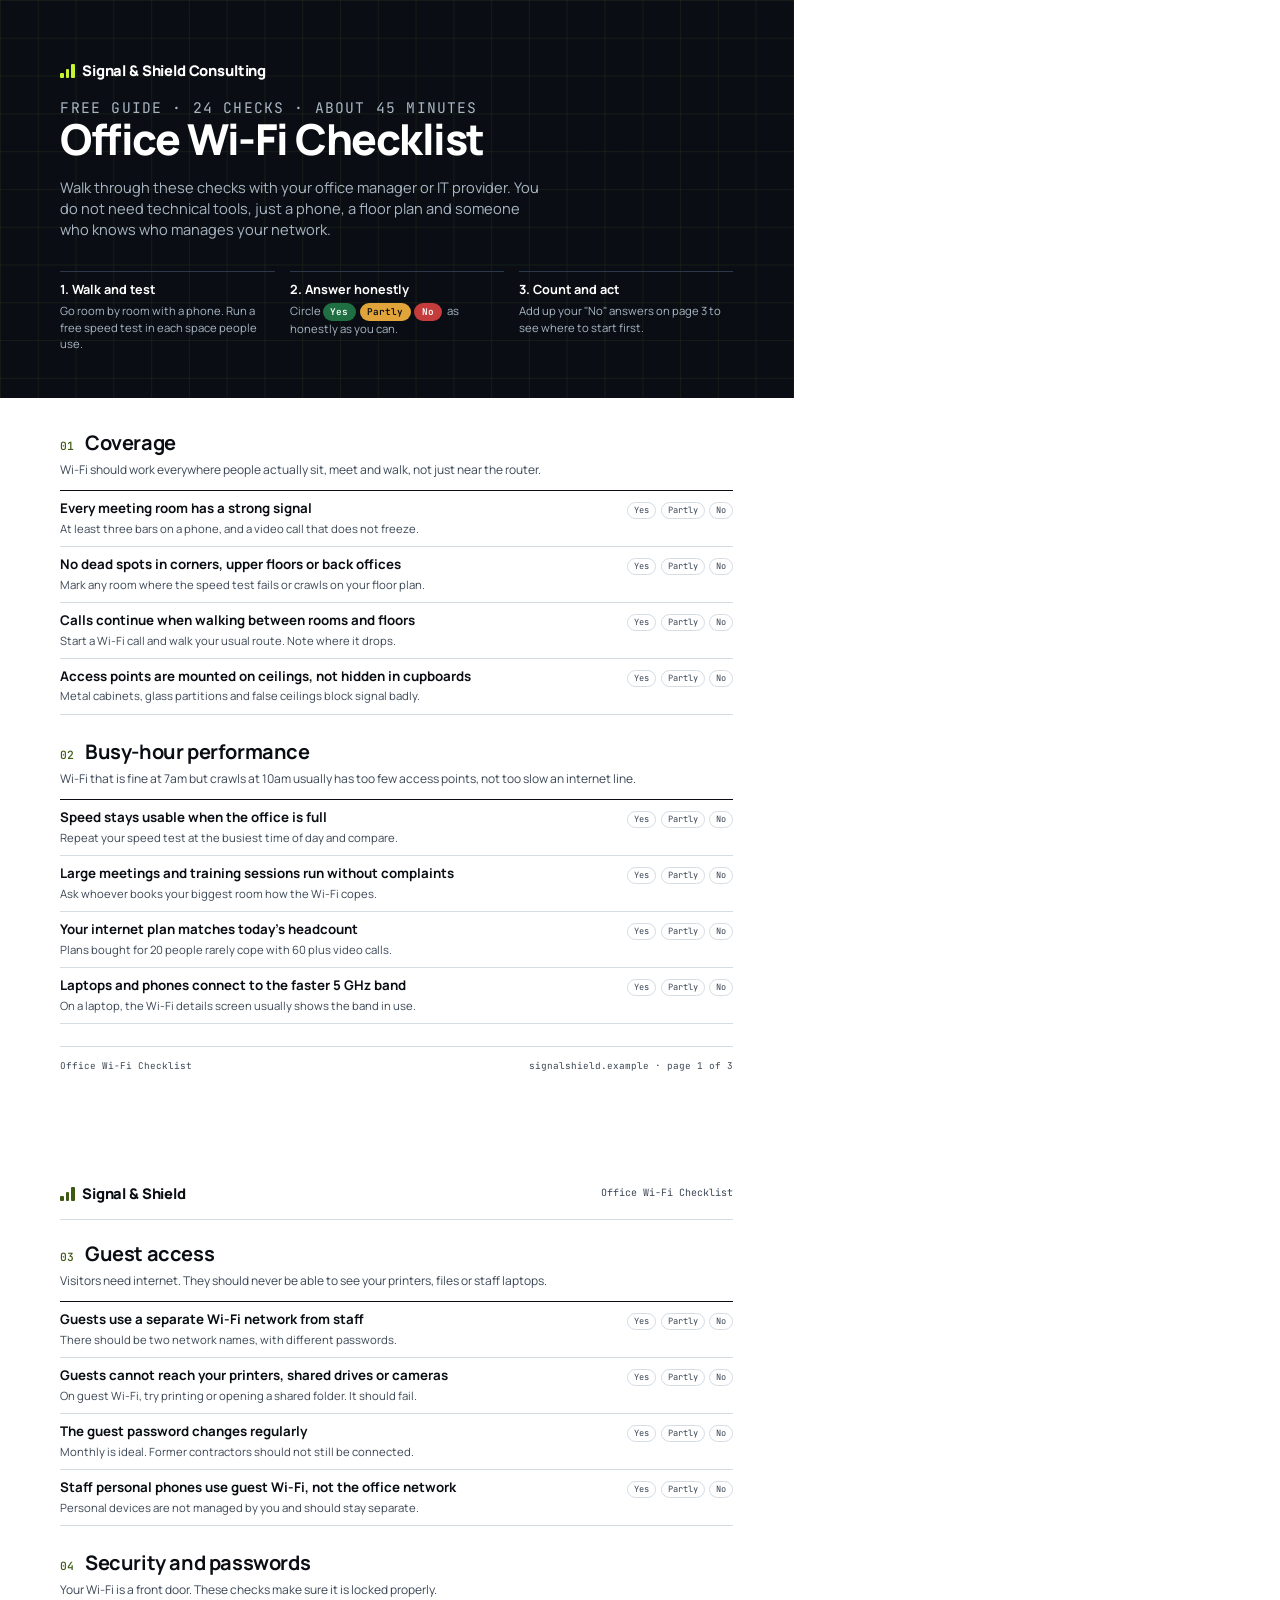
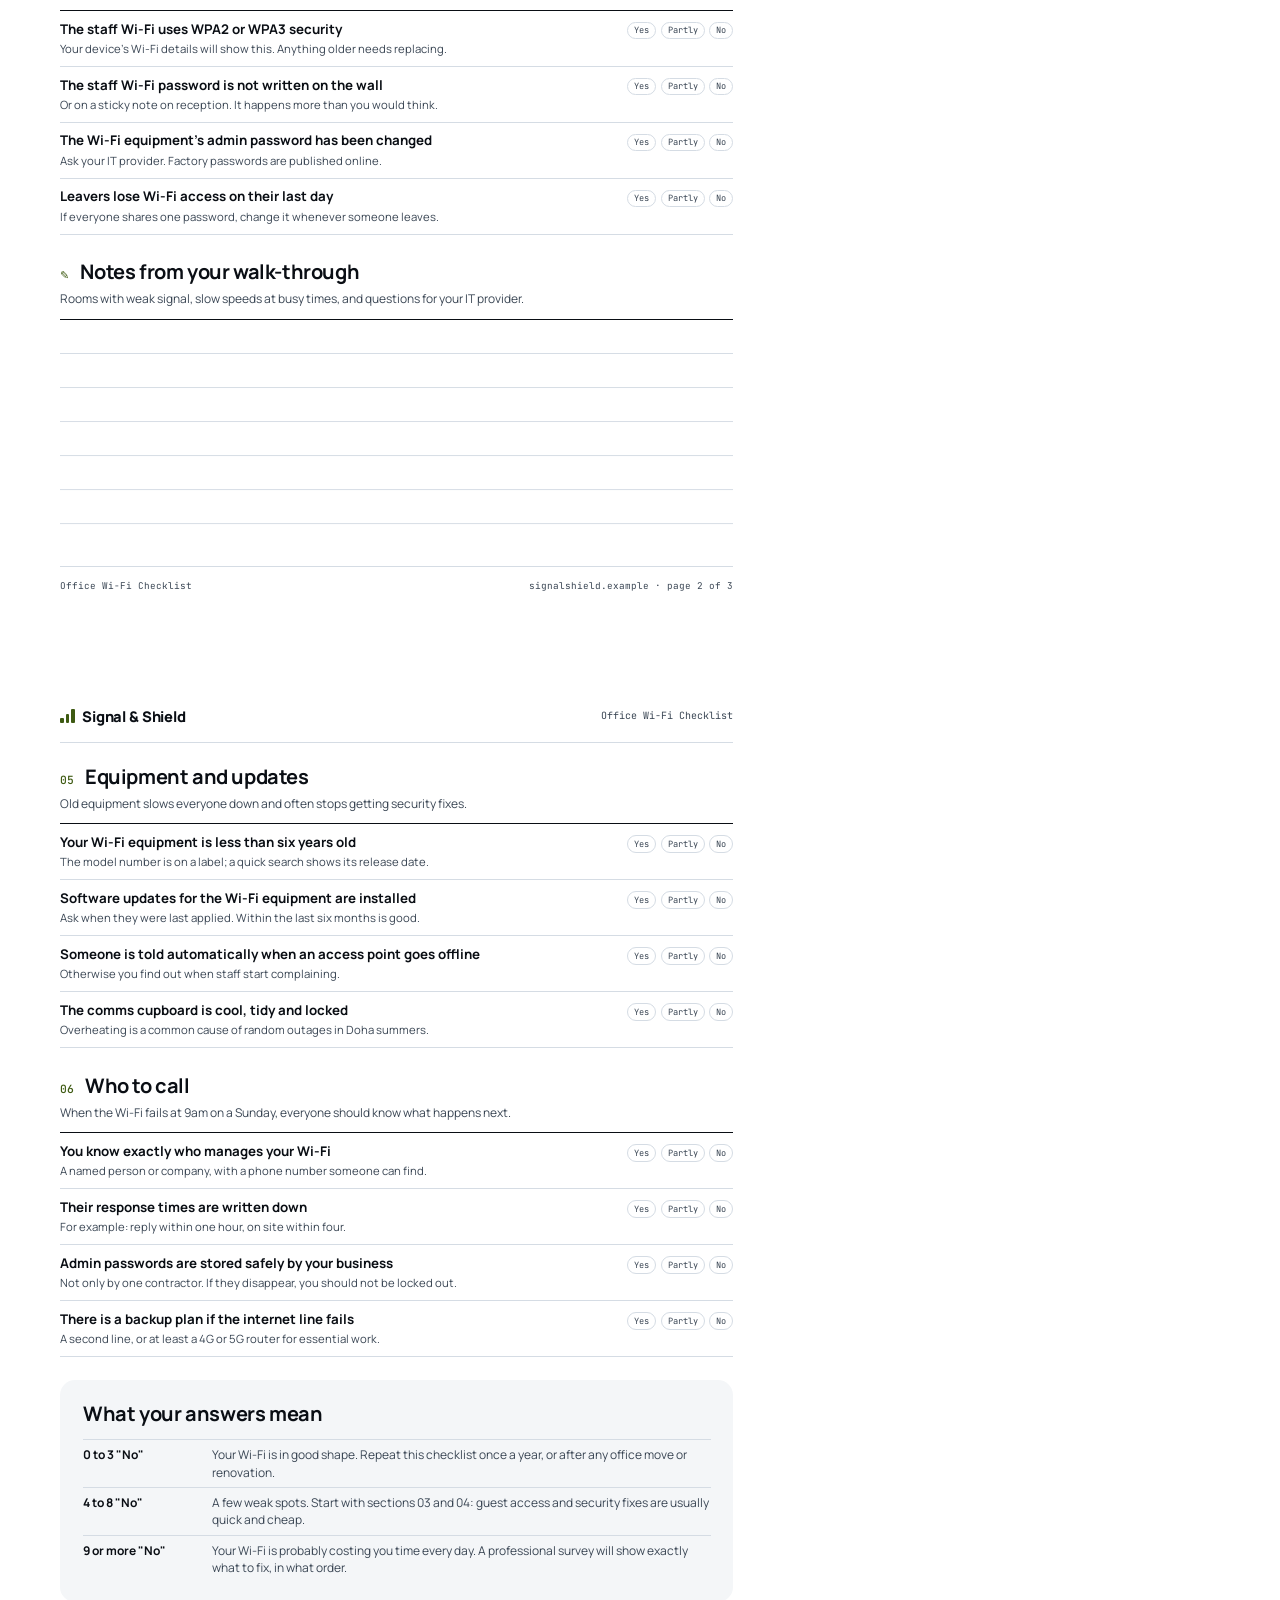
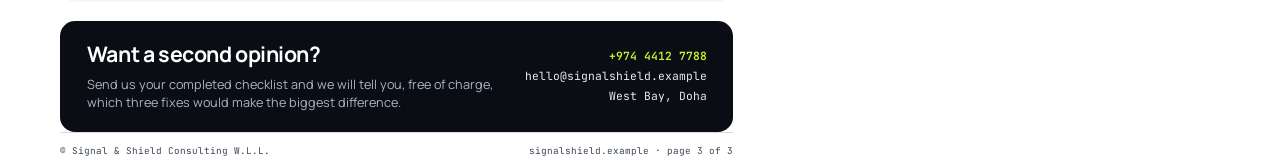
<file: resources/checklist/office-wifi-checklist.html>
<!doctype html>
<html lang="en">
<head>
<meta charset="utf-8">
<title>Office Wi-Fi Checklist · Signal &amp; Shield Consulting</title>
<style>
@font-face { font-family: "Manrope"; src: url("../../wp-content/themes/signal-shield/assets/fonts/manrope-latin-variable.woff2") format("woff2"); font-weight: 200 800; }
@font-face { font-family: "JetBrains Mono"; src: url("../../wp-content/themes/signal-shield/assets/fonts/jetbrains-mono-latin-variable.woff2") format("woff2"); font-weight: 100 800; }

@page { size: A4; margin: 0; }

:root {
	--midnight: #0a0e14;
	--surface: #121a24;
	--steel: #2b3a4a;
	--lime: #c6f432;
	--lime-ink: #3e5a12;
	--slate: #3a4654;
	--line: #d5dce4;
	--cloud: #f4f6f8;
}

* { box-sizing: border-box; }

body {
	margin: 0;
	font-family: "Manrope", Arial, sans-serif;
	font-size: 10pt;
	line-height: 1.45;
	color: var(--slate);
	-webkit-print-color-adjust: exact;
	print-color-adjust: exact;
}

.page {
	width: 210mm;
	height: 297mm;
	padding: 16mm 16mm 14mm;
	position: relative;
	page-break-after: always;
	display: flex;
	flex-direction: column;
}

.page:last-child { page-break-after: auto; }

.mono { font-family: "JetBrains Mono", monospace; }

.brand {
	display: flex;
	align-items: center;
	gap: 7px;
	font-weight: 800;
	font-size: 11pt;
	color: var(--midnight);
	letter-spacing: -0.01em;
}

.bars { display: inline-flex; align-items: flex-end; gap: 2px; height: 14px; }
.bars span { width: 3.5px; background: var(--lime-ink); border-radius: 1px; }
.bars span:nth-child(1) { height: 5px; }
.bars span:nth-child(2) { height: 9px; }
.bars span:nth-child(3) { height: 14px; }

.cover {
	background: var(--midnight);
	color: #e6ebf0;
	margin: -16mm -16mm 8mm;
	padding: 16mm 16mm 12mm;
	background-image:
		linear-gradient(rgba(198, 244, 50, 0.06) 1px, transparent 1px),
		linear-gradient(90deg, rgba(198, 244, 50, 0.06) 1px, transparent 1px);
	background-size: 10mm 10mm;
}

.cover .brand { color: #fff; }
.cover .bars span { background: var(--lime); }

.eyebrow {
	font-family: "JetBrains Mono", monospace;
	font-size: 7.5pt;
	letter-spacing: 0.08em;
	text-transform: uppercase;
	color: var(--lime);
	margin: 12mm 0 3mm;
}

h1 {
	margin: 0;
	font-size: 32pt;
	line-height: 1.02;
	letter-spacing: -0.035em;
	font-weight: 800;
	color: #fff;
}

.cover p {
	margin: 4mm 0 0;
	max-width: 130mm;
	font-size: 11pt;
	color: #a9b6c3;
}

.how {
	display: grid;
	grid-template-columns: repeat(3, 1fr);
	gap: 4mm;
	margin-top: 8mm;
}

.how div {
	border-top: 1px solid var(--steel);
	padding-top: 2.5mm;
	font-size: 8.5pt;
	color: #a9b6c3;
}

.how strong {
	display: block;
	color: #fff;
	font-size: 9.5pt;
	margin-bottom: 1mm;
}

.how .key {
	display: inline-block;
	font-family: "JetBrains Mono", monospace;
	font-size: 7pt;
	padding: 0.5mm 2mm;
	border-radius: 99px;
	margin-right: 1mm;
	font-weight: 600;
}

.k-yes { background: #1f6f43; color: #fff; }
.k-part { background: #e0a43a; color: var(--midnight); }
.k-no { background: #c43c3c; color: #fff; }

.running {
	display: flex;
	justify-content: space-between;
	align-items: center;
	padding-bottom: 4mm;
	margin-bottom: 5mm;
	border-bottom: 1px solid var(--line);
}

.running .mono { font-size: 7.5pt; color: var(--slate); }

section { margin-bottom: 6mm; }

h2 {
	display: flex;
	align-items: baseline;
	gap: 3mm;
	margin: 0 0 1mm;
	font-size: 15pt;
	letter-spacing: -0.02em;
	color: var(--midnight);
}

h2 .num {
	font-family: "JetBrains Mono", monospace;
	font-size: 8.5pt;
	font-weight: 500;
	color: var(--lime-ink);
}

.why {
	margin: 0 0 3mm;
	font-size: 9pt;
}

.checks {
	list-style: none;
	margin: 0;
	padding: 0;
	border-top: 1.5px solid var(--midnight);
}

.checks li {
	display: grid;
	grid-template-columns: 1fr 32mm;
	gap: 3mm;
	align-items: start;
	padding: 2.3mm 0;
	border-bottom: 1px solid var(--line);
}

.box {
	width: 4.5mm;
	height: 4.5mm;
	border: 1.5px solid var(--midnight);
	border-radius: 1mm;
	margin-top: 0.4mm;
}

.checks strong {
	display: block;
	color: var(--midnight);
	font-size: 10pt;
}

.checks span.how-to {
	display: block;
	font-size: 8.5pt;
	margin-top: 0.5mm;
}

.answer {
	display: flex;
	gap: 1.2mm;
	justify-content: flex-end;
	font-family: "JetBrains Mono", monospace;
	font-size: 6.5pt;
	color: var(--slate);
	padding-top: 0.6mm;
}

.answer i {
	font-style: normal;
	border: 1px solid var(--line);
	border-radius: 99px;
	padding: 0.4mm 1.6mm;
}

.foot {
	margin-top: auto;
	display: flex;
	justify-content: space-between;
	font-family: "JetBrains Mono", monospace;
	font-size: 7pt;
	color: var(--slate);
	padding-top: 3mm;
	border-top: 1px solid var(--line);
}

.score {
	background: var(--cloud);
	border-radius: 4mm;
	padding: 5mm 6mm;
	margin-bottom: 5mm;
}

.score h2 { margin-bottom: 3mm; }

.score table {
	width: 100%;
	border-collapse: collapse;
	font-size: 9pt;
}

.score td {
	padding: 1.6mm 0;
	border-top: 1px solid var(--line);
	vertical-align: top;
}

.score td:first-child { width: 34mm; font-weight: 700; color: var(--midnight); }

.cta {
	background: var(--midnight);
	color: #a9b6c3;
	border-radius: 4mm;
	padding: 5mm 7mm;
	display: grid;
	grid-template-columns: 1fr auto;
	gap: 6mm;
	align-items: center;
}

.cta h3 {
	margin: 0 0 1.5mm;
	font-size: 16pt;
	letter-spacing: -0.02em;
	color: #fff;
}

.cta p { margin: 0; font-size: 9.5pt; }

.notes {
	flex: 1;
	display: flex;
	flex-direction: column;
	margin-bottom: 4mm;
}

.notes h2 { margin-bottom: 1mm; }

.notes .lines {
	flex: 1;
	background-image: linear-gradient(transparent calc(9mm - 1px), var(--line) calc(9mm - 1px));
	background-size: 100% 9mm;
	border-top: 1.5px solid var(--midnight);
}

.cta .contact {
	font-family: "JetBrains Mono", monospace;
	font-size: 8.5pt;
	color: #e6ebf0;
	line-height: 1.8;
	text-align: right;
}

.cta .contact b { color: var(--lime); font-weight: 600; }
</style>
</head>
<body>

<!-- Page 1 -->
<div class="page">
	<div class="cover">
		<div class="brand"><span class="bars"><span></span><span></span><span></span></span> Signal &amp; Shield Consulting</div>
		<p class="eyebrow">Free guide · 24 checks · about 45 minutes</p>
		<h1>Office Wi-Fi Checklist</h1>
		<p>Walk through these checks with your office manager or IT provider. You do not need technical tools, just a phone, a floor plan and someone who knows who manages your network.</p>
		<div class="how">
			<div><strong>1. Walk and test</strong>Go room by room with a phone. Run a free speed test in each space people use.</div>
			<div><strong>2. Answer honestly</strong>Circle <span class="key k-yes">Yes</span><span class="key k-part">Partly</span><span class="key k-no">No</span> as honestly as you can.</div>
			<div><strong>3. Count and act</strong>Add up your "No" answers on page 3 to see where to start first.</div>
		</div>
	</div>

	<section>
		<h2><span class="num">01</span> Coverage</h2>
		<p class="why">Wi-Fi should work everywhere people actually sit, meet and walk, not just near the router.</p>
		<ul class="checks">
			<li><div><strong>Every meeting room has a strong signal</strong><span class="how-to">At least three bars on a phone, and a video call that does not freeze.</span></div><div class="answer" aria-label="Circle one"><i>Yes</i><i>Partly</i><i>No</i></div></li>
			<li><div><strong>No dead spots in corners, upper floors or back offices</strong><span class="how-to">Mark any room where the speed test fails or crawls on your floor plan.</span></div><div class="answer" aria-label="Circle one"><i>Yes</i><i>Partly</i><i>No</i></div></li>
			<li><div><strong>Calls continue when walking between rooms and floors</strong><span class="how-to">Start a Wi-Fi call and walk your usual route. Note where it drops.</span></div><div class="answer" aria-label="Circle one"><i>Yes</i><i>Partly</i><i>No</i></div></li>
			<li><div><strong>Access points are mounted on ceilings, not hidden in cupboards</strong><span class="how-to">Metal cabinets, glass partitions and false ceilings block signal badly.</span></div><div class="answer" aria-label="Circle one"><i>Yes</i><i>Partly</i><i>No</i></div></li>
		</ul>
	</section>

	<section>
		<h2><span class="num">02</span> Busy-hour performance</h2>
		<p class="why">Wi-Fi that is fine at 7am but crawls at 10am usually has too few access points, not too slow an internet line.</p>
		<ul class="checks">
			<li><div><strong>Speed stays usable when the office is full</strong><span class="how-to">Repeat your speed test at the busiest time of day and compare.</span></div><div class="answer" aria-label="Circle one"><i>Yes</i><i>Partly</i><i>No</i></div></li>
			<li><div><strong>Large meetings and training sessions run without complaints</strong><span class="how-to">Ask whoever books your biggest room how the Wi-Fi copes.</span></div><div class="answer" aria-label="Circle one"><i>Yes</i><i>Partly</i><i>No</i></div></li>
			<li><div><strong>Your internet plan matches today's headcount</strong><span class="how-to">Plans bought for 20 people rarely cope with 60 plus video calls.</span></div><div class="answer" aria-label="Circle one"><i>Yes</i><i>Partly</i><i>No</i></div></li>
			<li><div><strong>Laptops and phones connect to the faster 5 GHz band</strong><span class="how-to">On a laptop, the Wi-Fi details screen usually shows the band in use.</span></div><div class="answer" aria-label="Circle one"><i>Yes</i><i>Partly</i><i>No</i></div></li>
		</ul>
	</section>

	<div class="foot"><span>Office Wi-Fi Checklist</span><span>signalshield.example · page 1 of 3</span></div>
</div>

<!-- Page 2 -->
<div class="page">
	<div class="running"><div class="brand"><span class="bars"><span></span><span></span><span></span></span> Signal &amp; Shield</div><span class="mono">Office Wi-Fi Checklist</span></div>

	<section>
		<h2><span class="num">03</span> Guest access</h2>
		<p class="why">Visitors need internet. They should never be able to see your printers, files or staff laptops.</p>
		<ul class="checks">
			<li><div><strong>Guests use a separate Wi-Fi network from staff</strong><span class="how-to">There should be two network names, with different passwords.</span></div><div class="answer" aria-label="Circle one"><i>Yes</i><i>Partly</i><i>No</i></div></li>
			<li><div><strong>Guests cannot reach your printers, shared drives or cameras</strong><span class="how-to">On guest Wi-Fi, try printing or opening a shared folder. It should fail.</span></div><div class="answer" aria-label="Circle one"><i>Yes</i><i>Partly</i><i>No</i></div></li>
			<li><div><strong>The guest password changes regularly</strong><span class="how-to">Monthly is ideal. Former contractors should not still be connected.</span></div><div class="answer" aria-label="Circle one"><i>Yes</i><i>Partly</i><i>No</i></div></li>
			<li><div><strong>Staff personal phones use guest Wi-Fi, not the office network</strong><span class="how-to">Personal devices are not managed by you and should stay separate.</span></div><div class="answer" aria-label="Circle one"><i>Yes</i><i>Partly</i><i>No</i></div></li>
		</ul>
	</section>

	<section>
		<h2><span class="num">04</span> Security and passwords</h2>
		<p class="why">Your Wi-Fi is a front door. These checks make sure it is locked properly.</p>
		<ul class="checks">
			<li><div><strong>The staff Wi-Fi uses WPA2 or WPA3 security</strong><span class="how-to">Your device's Wi-Fi details will show this. Anything older needs replacing.</span></div><div class="answer" aria-label="Circle one"><i>Yes</i><i>Partly</i><i>No</i></div></li>
			<li><div><strong>The staff Wi-Fi password is not written on the wall</strong><span class="how-to">Or on a sticky note on reception. It happens more than you would think.</span></div><div class="answer" aria-label="Circle one"><i>Yes</i><i>Partly</i><i>No</i></div></li>
			<li><div><strong>The Wi-Fi equipment's admin password has been changed</strong><span class="how-to">Ask your IT provider. Factory passwords are published online.</span></div><div class="answer" aria-label="Circle one"><i>Yes</i><i>Partly</i><i>No</i></div></li>
			<li><div><strong>Leavers lose Wi-Fi access on their last day</strong><span class="how-to">If everyone shares one password, change it whenever someone leaves.</span></div><div class="answer" aria-label="Circle one"><i>Yes</i><i>Partly</i><i>No</i></div></li>
		</ul>
	</section>

	<section class="notes">
		<h2><span class="num">✎</span> Notes from your walk-through</h2>
		<p class="why">Rooms with weak signal, slow speeds at busy times, and questions for your IT provider.</p>
		<div class="lines"></div>
	</section>

	<div class="foot"><span>Office Wi-Fi Checklist</span><span>signalshield.example · page 2 of 3</span></div>
</div>

<!-- Page 3 -->
<div class="page">
	<div class="running"><div class="brand"><span class="bars"><span></span><span></span><span></span></span> Signal &amp; Shield</div><span class="mono">Office Wi-Fi Checklist</span></div>

	<section>
		<h2><span class="num">05</span> Equipment and updates</h2>
		<p class="why">Old equipment slows everyone down and often stops getting security fixes.</p>
		<ul class="checks">
			<li><div><strong>Your Wi-Fi equipment is less than six years old</strong><span class="how-to">The model number is on a label; a quick search shows its release date.</span></div><div class="answer" aria-label="Circle one"><i>Yes</i><i>Partly</i><i>No</i></div></li>
			<li><div><strong>Software updates for the Wi-Fi equipment are installed</strong><span class="how-to">Ask when they were last applied. Within the last six months is good.</span></div><div class="answer" aria-label="Circle one"><i>Yes</i><i>Partly</i><i>No</i></div></li>
			<li><div><strong>Someone is told automatically when an access point goes offline</strong><span class="how-to">Otherwise you find out when staff start complaining.</span></div><div class="answer" aria-label="Circle one"><i>Yes</i><i>Partly</i><i>No</i></div></li>
			<li><div><strong>The comms cupboard is cool, tidy and locked</strong><span class="how-to">Overheating is a common cause of random outages in Doha summers.</span></div><div class="answer" aria-label="Circle one"><i>Yes</i><i>Partly</i><i>No</i></div></li>
		</ul>
	</section>

	<section>
		<h2><span class="num">06</span> Who to call</h2>
		<p class="why">When the Wi-Fi fails at 9am on a Sunday, everyone should know what happens next.</p>
		<ul class="checks">
			<li><div><strong>You know exactly who manages your Wi-Fi</strong><span class="how-to">A named person or company, with a phone number someone can find.</span></div><div class="answer" aria-label="Circle one"><i>Yes</i><i>Partly</i><i>No</i></div></li>
			<li><div><strong>Their response times are written down</strong><span class="how-to">For example: reply within one hour, on site within four.</span></div><div class="answer" aria-label="Circle one"><i>Yes</i><i>Partly</i><i>No</i></div></li>
			<li><div><strong>Admin passwords are stored safely by your business</strong><span class="how-to">Not only by one contractor. If they disappear, you should not be locked out.</span></div><div class="answer" aria-label="Circle one"><i>Yes</i><i>Partly</i><i>No</i></div></li>
			<li><div><strong>There is a backup plan if the internet line fails</strong><span class="how-to">A second line, or at least a 4G or 5G router for essential work.</span></div><div class="answer" aria-label="Circle one"><i>Yes</i><i>Partly</i><i>No</i></div></li>
		</ul>
	</section>

	<div class="score">
		<h2>What your answers mean</h2>
		<table>
			<tr><td>0 to 3 "No"</td><td>Your Wi-Fi is in good shape. Repeat this checklist once a year, or after any office move or renovation.</td></tr>
			<tr><td>4 to 8 "No"</td><td>A few weak spots. Start with sections 03 and 04: guest access and security fixes are usually quick and cheap.</td></tr>
			<tr><td>9 or more "No"</td><td>Your Wi-Fi is probably costing you time every day. A professional survey will show exactly what to fix, in what order.</td></tr>
		</table>
	</div>

	<div class="cta">
		<div>
			<h3>Want a second opinion?</h3>
			<p>Send us your completed checklist and we will tell you, free of charge, which three fixes would make the biggest difference.</p>
		</div>
		<div class="contact"><b>+974 4412 7788</b><br>hello@signalshield.example<br>West Bay, Doha</div>
	</div>

	<div class="foot"><span>© Signal &amp; Shield Consulting W.L.L.</span><span>signalshield.example · page 3 of 3</span></div>
</div>

</body>
</html>
</file>
